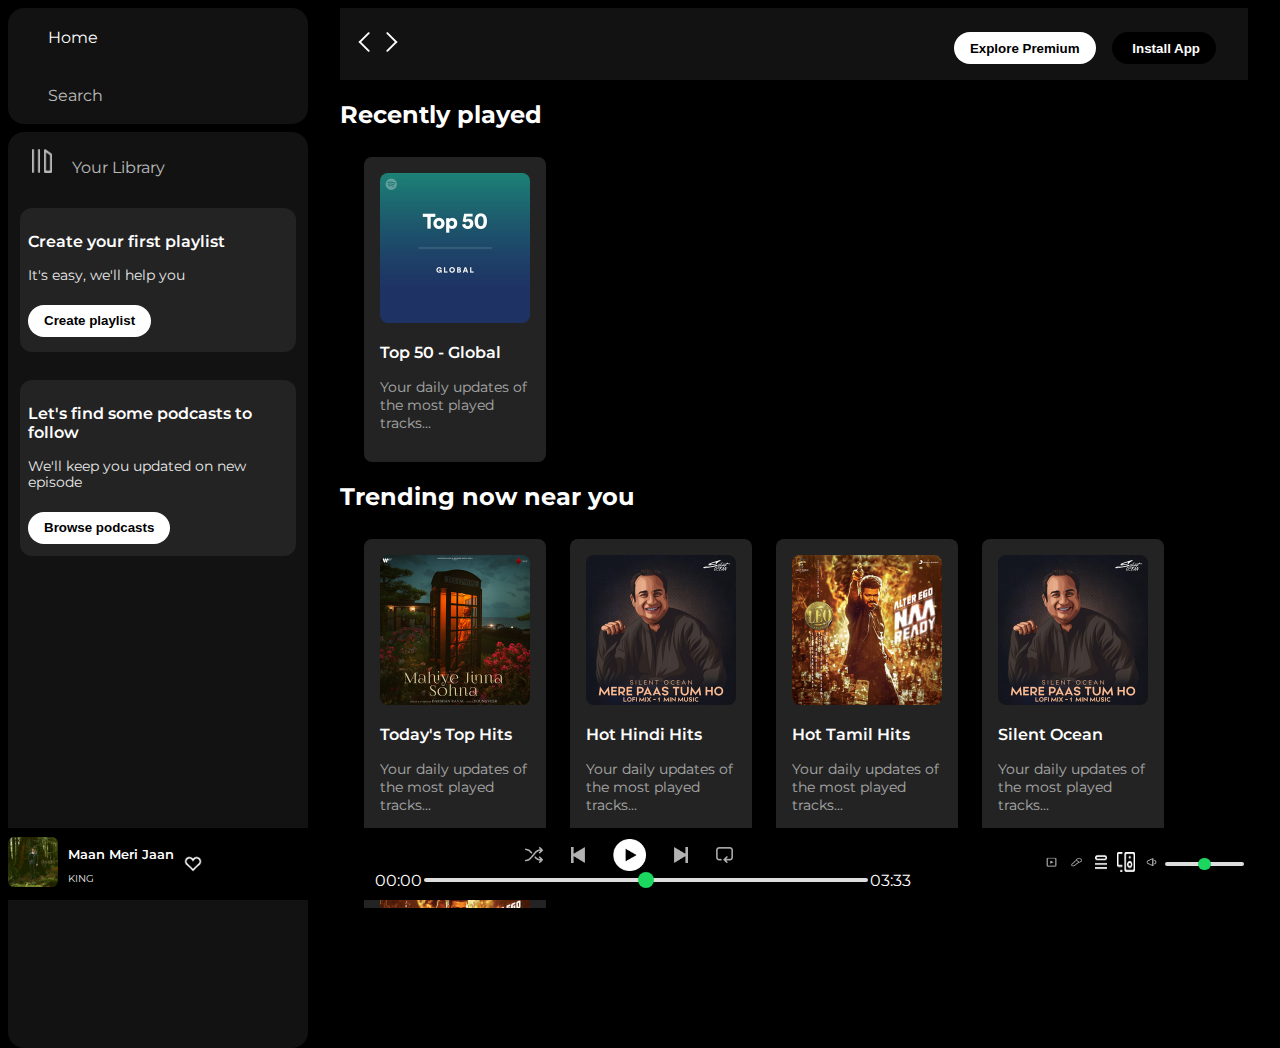
<file: index.html>
<!DOCTYPE html>
<html lang="en">
<head>
    <meta charset="UTF-8">
    <meta name="viewport" content="width=device-width, initial-scale=1.0">
    <link rel="icon" href="./assets/logo.png">
    <title>Spotify - Web Player: Music for everyone</title>
    <link rel="preconnect" href="https://fonts.googleapis.com">
    <link rel="preconnect" href="https://fonts.gstatic.com" crossorigin>
    <link href="https://fonts.googleapis.com/css2?family=Montserrat:wght@300;400;500;600;700&family=Poppins:ital@1&display=swap" rel="stylesheet">
    <link rel="stylesheet" href="https://cdnjs.cloudflare.com/ajax/libs/font-awesome/6.4.2/css/all.min.css" integrity="sha512-z3gLpd7yknf1YoNbCzqRKc4qyor8gaKU1qmn+CShxbuBusANI9QpRohGBreCFkKxLhei6S9CQXFEbbKuqLg0DA==" crossorigin="anonymous" referrerpolicy="no-referrer" />
    <link rel="stylesheet" href="style.css">
</head>
<body>
    <div class="main">
        <div class="sidebar">
            <div class="nav">
                <div class="nav-option" style="opacity: 1;">
                    <i class="fa-solid fa-house"></i>
                    <a href="#">Home</a>
                </div>
                <div class="nav-option">
                    <i class="fa-solid fa-magnifying-glass"></i>
                    <a href="#">Search</a>
                </div>
            </div>
            <div class="library">
                <div class="options">
                    <div class="lib-option nav-option">
                        <img src="./assets/library_icon.png" alt="Your Library">
                        <a href="#">Your Library</a>
                    </div>         
                    <div class="icons">
                        <i class="fa-solid fa-plus"></i>
                        <i class="fa-solid fa-arrow-right"></i>
                    </div>
                </div>  
                <div class="lib-box">
                    <div class="box">
                        <p class="box-p1">Create your first playlist</p>
                        <p class="box-p2">It's easy, we'll help you</p>
                        <button class="badge">Create playlist</button>
                    </div>

                    <div class="box" id="box2">
                        <p class="box-p1">Let's find some podcasts to follow</p>
                        <p class="box-p2">We'll keep you updated on new episode</p>  
                        <button class="badge">Browse podcasts</button>
                    </div>
                </div>  
            </div>
        </div>


        <div class="main-content">
            <div class="sticky-nav">
                <div class="sticky-nav-icons">
                    <img src="./assets/backward_icon.png" alt="">
                    <img src="./assets/forward_icon.png" alt="">
                </div>
                <div class="sticky-nav-options">
                    <button class="badge nav-item">Explore Premium</button>
                    <button class="badge nav-item dark-badge"><i class="fa-regular fa-circle-down" id="dnl-icon"></i>Install App</button>
                    <i class="fa-regular fa-user nav-item"></i>
                </div>
            </div>
                <h2>Recently played</h2>
                <div class="card-container">
                    <div class="card">
                        <img src="./assets/card1img.jpeg" alt="" class="card-img">
                        <p class="card-title">Top 50 - Global</p>
                        <p class="card-info">Your daily updates of the most played tracks...</p>
                    </div>
                </div>
                <h2>Trending now near you</h2>
                <div class="card-container">
                    <div class="card">
                        <img src="./assets/card2img.jpeg" alt="" class="card-img">
                        <p class="card-title">Today's Top Hits</p>
                        <p class="card-info">Your daily updates of the most played tracks...</p>
                    </div>
                    <div class="card">
                        <img src="./assets/card3img.jpeg" alt="" class="card-img">
                        <p class="card-title">Hot Hindi Hits</p>
                        <p class="card-info">Your daily updates of the most played tracks...</p>
                    </div>
                    <div class="card">
                        <img src="./assets/card4img.jpeg" alt="" class="card-img">
                        <p class="card-title">Hot Tamil Hits</p>
                        <p class="card-info">Your daily updates of the most played tracks...</p>
                    </div>
                    <div class="card">
                        <img src="./assets/card3img.jpeg" alt="" class="card-img">
                        <p class="card-title">Silent Ocean</p>
                        <p class="card-info">Your daily updates of the most played tracks...</p>
                    </div>
                    <div class="card">
                        <img src="./assets/card4img.jpeg" alt="" class="card-img">
                        <p class="card-title">Best Dance Hits</p>
                        <p class="card-info">Your daily updates of the most played tracks...</p>
                    </div>
                </div>
                <h2>Featured Charts</h2>
                <div class="card-container">
                    <div class="card">
                        <img src="./assets/card5img.jpeg" alt="" class="card-img">
                        <p class="card-title">Top Songs - Global</p>
                        <p class="card-info">Your daily updates of the most played tracks...</p>
                    </div>
                    <div class="card">
                        <img src="./assets/card6img.jpeg" alt="" class="card-img">
                        <p class="card-title">Top Songs - India</p>
                        <p class="card-info">Your daily updates of the most played tracks...</p>
                    </div>
                    <div class="card">
                        <img src="./assets/card1img.jpeg" alt="" class="card-img">
                        <p class="card-title">Top 50 - Global</p>
                        <p class="card-info">Your daily updates of the most played tracks...</p>
                    </div>
                </div>  
                <div class="footer">
                    <div class="line">
                    </div>
                </div>  

        </div>
        <div class="music-player">

            <div class="album">
                <div>
                <img src="./Homework Assets/album_picture.jpeg" class="song-cover" alt="">
            </div>
            <div class="song-info">
                <h2 class="song-name">Maan Meri Jaan</h2>
                <h2 class="artist-name">KING</h2>
            </div>    
                <img src="./Homework Assets/album_icon1.png" class="heart-icon" alt="">
            </div>

            <div class="player">
                <div class="player-controls">
                    <img src="./assets/player_icon1.png" alt="" class="player-control-icon">
                    <img src="./assets/player_icon2.png" alt="" class="player-control-icon">
                    <img src="./assets/player_icon3.png" alt="" class="player-control-icon" style="opacity: 1; height: 2rem;">
                    <img src="./assets/player_icon4.png" alt="" class="player-control-icon">
                    <img src="./assets/player_icon5.png" alt="" class="player-control-icon">
                </div>
                <div class="playback-bar">
                    <span class="curr-time">00:00</span>
                    <input type="range" min="0" max="100" class="progress-bar" step="1">
                    <span class="tot-time">03:33</span>
                </div>
            </div>

            <div class="controls">
                <div class="player-icons">
                    <img src="./Homework Assets/controls_icon1.png" alt="">
                    <img src="./Homework Assets/controld_icon2.png" alt="">
                    <img src="./Homework Assets/controls_icon3.png" alt="">
                    <img src="./Homework Assets/controls_icon4.png" alt="">
                    <img src="./Homework Assets/controls_icon5.png" alt="">
                </div>    
                <input type="range" min="0" max="100" class="progress-bar" id="vol" step="1">
            </div>
        </div>
</html>
</file>
<file: style.css>
body{
    font-family: 'Montserrat', sans-serif;
    /*font-family: 'Poppins', sans-serif;*/
    margin: 0;
    background-color: #000;
    color: #fff;
    overflow: hidden;
}

.main{
    display: flex;
    height: 100vh;
    padding: 0.5rem;
}

.sidebar{
    background-color: black;
    width: 300px;
    border-radius: 1rem; /*16px*/
    margin-right: 0.5rem;
}

.main-content{
    background-color: black;
    flex: 1;
    border-radius: 1rem;
    overflow: scroll;
    padding: 0 1.5rem 0 1.5rem;
}

.music-player{
    background-color: black;
    position: fixed;
    bottom: 0px;
    width: 100%;
    height: 72px;
    display: flex;
    justify-content: space-between;
    align-items: center;
}

.nav{
    background-color: #121212;
    border-radius: 1rem;
    display: flex;
    flex-direction: column;
    justify-content: center;
    height: 100px;
    padding: 0.5rem 0.75rem;
}

.nav-option{
    line-height: 2.5rem;
    opacity: 0.7;
    padding: 0.5rem 0.75rem;
}
.nav-option:hover{
    opacity: 1;
}

.nav-option i{
    font-size: 1.25rem;
}

.nav-option a{
    font-size: 1rem;
    margin-left: 1rem;
}
a{
    text-decoration: none;
    color: white;
}

.library{
    background-color: #121212;
    border-radius: 1rem;
    height: 100%;
    margin-top: 0.5rem;
    padding: 0.5rem 0.75rem;

}

.options{
    display: flex;
    justify-content: space-between;
    align-items: center;

}

.icons{
    font-size: 1.25rem;
    display: flex;
}

.icons i{
    opacity: 0.7;
    margin-right: 1rem;
}

.icons i:hover{
    opacity: 1;
}

.lib-option img{
    height: 1.5rem;
    width: 1.25rem;
}

.box{
    height: 8rem;
    background-color: #232323;
    border-radius: 0.75rem;
    margin: 0.75rem 0 1.75rem 0;
    padding: 0.5rem 0.5rem;
}

#box2{
    height: 10rem;
}

.box-p1{
    font-size: 1rem;
    font-weight: 600;
}

.box-p2{
    font-size: 0.85rem;
    opacity: 0.9;
}

.badge{
    background-color: #fff;
    border: none;
    border-radius: 100px;
    padding: 0.25rem 1rem;
    font-weight: 550;
    margin-top: 0.5rem;
    height: 2rem;
    width: fit-content;
}

.dark-badge{
    background-color: #000;
    color: white;
}
.sticky-nav{
    display: flex;
    justify-content: space-between;
    align-items: center;
    position: sticky;
    top: 0;
    z-index: 1;
    background-color: #121212;
    padding: 1rem 0 1rem 0;
}

.sticky-nav-icons{
    margin-left: 0.75rem;   
}

.sticky-nav-options{
    display: flex;
    justify-content: center;
    align-items: center;
}

#dnl-icon{
    margin-right: 0.3rem;
}

.nav-item{
    margin-right: 1rem;
}

.card-container{
    display: flex;
    flex-wrap: wrap;
}
.card{
    background-color: #232323;
    width: 150px;
    border-radius: 0.5rem;
    padding: 1rem;
    margin-left: 1.5rem;
    margin-top: 0.5rem;
}

.card-img{
    width: 100%;
    border-radius: 0.5rem;
}

.card-title{
    font-weight: 600;
}

.card-info{
    font-size: 0.9rem;
    opacity: 0.6;
}

.footer{
    height: 300px;
    display: flex;
    align-items: center;
    justify-content: center;
}

.line{
    width: 90%;
    height: 50%;
    border-top: 1px solid white;
    opacity: 0.4;
}

.album{
    width: 25%;
    display: flex;
    justify-content: flex-start;
    align-items: center;
    flex-direction: row-start;
}

.player{
    width: 50%;
    /*background-color: orange;*/
}

.controls{
    display: flex;
    width: 25%;
    justify-content: flex-end;
    align-items: center;
    margin-right: 10px;
    position: relative;
    right: 2rem;
}

.player-controls{
    display: flex;
    justify-content: center;
    align-items: center;
}
.player-control-icon{
    height: 1rem;
    margin-right: 1.75rem;
    opacity: 0.7;
}

.player-control-icon:hover{
    opacity: 1;
}

.playback-bar{
    display: flex;
    align-items: center;
    justify-content: center;
}

.progress-bar{
    width: 70%;
    appearance: none;
    background-color: transparent;
    cursor: pointer;
}

.progress-bar::-webkit-slider-runnable-track{
    background-color: #ddd;
    border-radius: 100px;
    height: 0.2rem;
}

.progress-bar::-webkit-slider-thumb{
    appearance: none;
    height: 1rem;
    width: 1rem;
    background-color: #1bd760;
    border-radius: 50%;
    margin-top: -6px;

}    

.song-info{
    margin: 0.6rem;
}
.song-cover{
    border-radius: 0.4rem;
    height: 3.12rem;
    width: 3.12rem;
}

.song-name{
    font-size: 0.8rem;
    font-weight: 600;
}

.artist-name{
    font-size: 0.6rem;
    opacity: 0.9;
    font-weight: 400;
}

.heart-icon{
    height: 1.25rem;
}

.controls img{
    height: 1.3rem;
    width: 1.1rem;
    margin-right: 0.2rem;
}

#vol{
    width: 25%;
    appearance: none;
    background-color: transparent;
    cursor: pointer;
    position: relative;
    right: 0px;
}

#vol::-webkit-slider-runnable-track{
    background-color: #ddd;
    border-radius: 100px;
    height: 0.3rem;
}

#vol::-webkit-slider-thumb{
    appearance: none;
    height: 0.8rem;
    width: 0.8rem;
    background-color: #1bd760;
    border-radius: 50%;
    margin-top: -4px;

}
</file>
